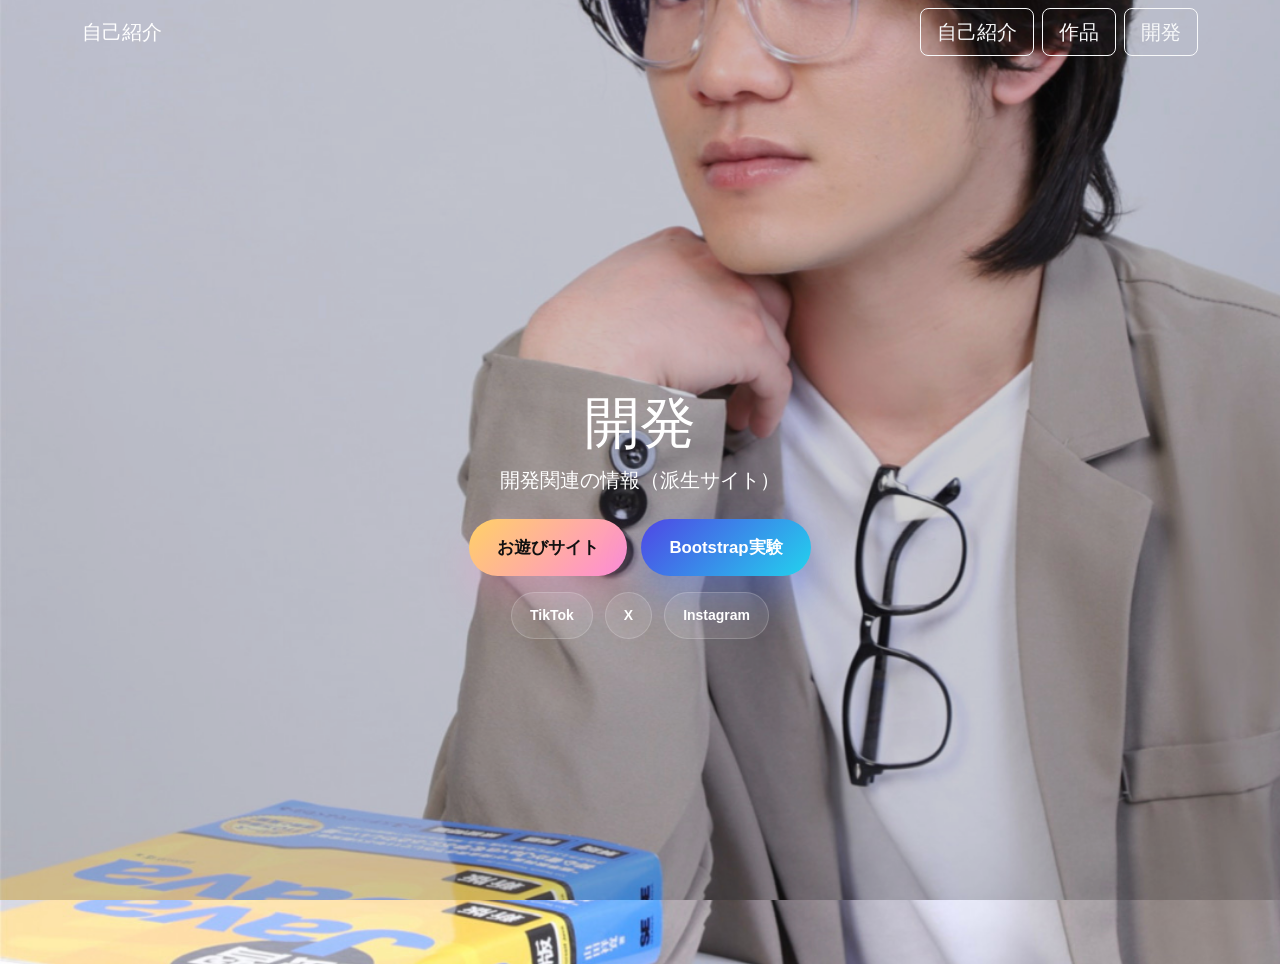
<file: site-dev/index.html>
<!DOCTYPE html>
<html lang="ja">
<head>
  <meta charset="UTF-8">
  <meta name="viewport" content="width=device-width, initial-scale=1.0">
  <title>開発</title>
  <link href="https://cdn.jsdelivr.net/npm/bootstrap@5.3.2/dist/css/bootstrap.min.css" rel="stylesheet">
  <link rel="stylesheet" href="style.css">
</head>
<body data-img-root="../images/Develop">
  <div id="bg-wrap">
    <div class="bg-layer" id="bg1"></div>
    <div class="bg-layer" id="bg2"></div>
  </div>
    <nav class="navbar navbar-expand-md navbar-dark bg-transparent">
      <div class="container">
        <a class="navbar-brand" href="../index.html">自己紹介</a>
        <button class="navbar-toggler" type="button" data-bs-toggle="collapse" data-bs-target="#mainNav">
          <span class="navbar-toggler-icon"></span>
        </button>
        <div class="collapse navbar-collapse" id="mainNav">
          <ul class="navbar-nav ms-auto">
            <li class="nav-item"><a class="btn btn-outline-light btn-lg ms-2" href="../site-hyakka-sota/index.html">自己紹介</a></li>
            <li class="nav-item"><a class="btn btn-outline-light btn-lg ms-2" href="../site-works/index.html">作品</a></li>
            <li class="nav-item"><a class="btn btn-outline-light btn-lg ms-2" href="../site-dev/index.html">開発</a></li>
          </ul>
        </div>
      </div>
    </nav>
  <main class="hero">
    <div class="container text-center py-5">
      <div class="row">
        <div class="col-12">
          <h1 class="display-4">開発</h1>
          <p class="lead">開発関連の情報（派生サイト）</p>

          <div class="cta-block mt-4" aria-label="派生サイトへのリンク">
            <a class="cta-button" href="site-play/index.html">お遊びサイト</a>
            <a class="cta-button secondary" href="site-bootstrap/index.html">Bootstrap実験</a>
          </div>

          <div class="mobile-note mt-3">派生サイトへ移動</div>

          <div class="sns mt-3">
            <a class="sns-link sns-tiktok" href="https://www.tiktok.com/@momoka_sota?_r=1&_t=ZS-97YVAzaqjYb" target="_blank">TikTok</a>
            <a class="sns-link sns-x" href="https://x.com/momoka_sota100?s=11&t=aL7fCxnq-a7y3-TNYRUa5g" target="_blank">X</a>
            <a class="sns-link sns-instagram" href="https://www.instagram.com/sota100days?igsh=eHYyNzhzOTU4NnV1&utm_source=qr" target="_blank">Instagram</a>
          </div>
        </div>
      </div>
    </div>
  </main>

  <script src="https://cdn.jsdelivr.net/npm/bootstrap@5.3.2/dist/js/bootstrap.bundle.min.js"></script>
  <script>
    (function(){
      const base = (document.body && document.body.dataset && document.body.dataset.imgRoot) ? document.body.dataset.imgRoot : '../images/Develop';
      const fallbackBackground = `${base}/7.png`;
      const backgrounds = [fallbackBackground, fallbackBackground];
      const layerA = document.getElementById('bg1');
      const layerB = document.getElementById('bg2');
      let visibleA = true;

      function setLayer(el, url) {
        if (!el || !url) return;
        el.style.backgroundImage = `url('${url}')`;
      }

      function pickNext(current) {
        return backgrounds[0] || current;
      }

      const selectedIcon = document.getElementById('selected-icon');
      let current = backgrounds[0];
      if (layerA) {
        setLayer(layerA, current);
        layerA.classList.add('show');
      }
      if (selectedIcon) selectedIcon.src = current;

      setInterval(() => {
        const next = pickNext(current);
        const top = visibleA ? layerB : layerA;
        const bot = visibleA ? layerA : layerB;
        setLayer(top, next);
        if (top) top.classList.add('show');
        setTimeout(() => {
          if (bot) bot.classList.remove('show');
        }, 950);
        visibleA = !visibleA;
        current = next;
        if (selectedIcon) selectedIcon.src = current;
      }, 5000);
    })();
  </script>
</body>
</html>
</file>
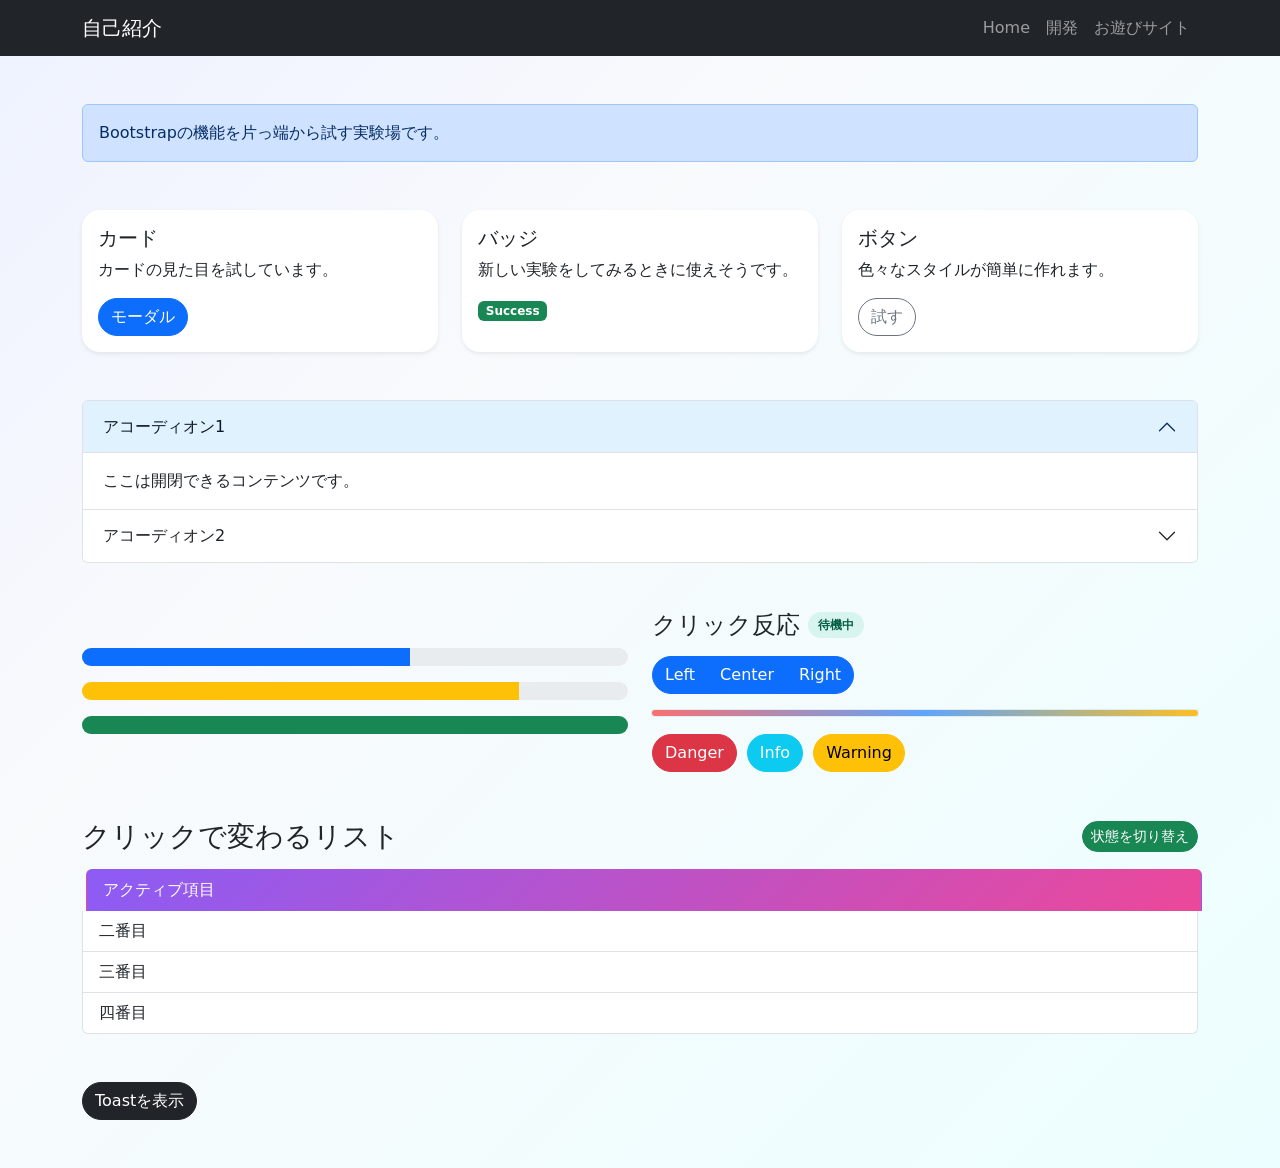
<file: site-dev/site-bootstrap/index.html>
<!DOCTYPE html>
<html lang="ja">
<head>
  <meta charset="UTF-8">
  <meta name="viewport" content="width=device-width, initial-scale=1.0">
  <title>Bootstrap実験</title>
  <link href="https://cdn.jsdelivr.net/npm/bootstrap@5.3.2/dist/css/bootstrap.min.css" rel="stylesheet">
  <link rel="stylesheet" href="style.css">
</head>
<body>
  <nav class="navbar navbar-expand-lg navbar-dark bg-dark sticky-top">
    <div class="container">
      <a class="navbar-brand" href="../../index.html">自己紹介</a>
      <button class="navbar-toggler" type="button" data-bs-toggle="collapse" data-bs-target="#navbarsExample">
        <span class="navbar-toggler-icon"></span>
      </button>
      <div class="collapse navbar-collapse" id="navbarsExample">
        <ul class="navbar-nav ms-auto mb-2 mb-lg-0">
          <li class="nav-item"><a class="nav-link" href="../../index.html">Home</a></li>
          <li class="nav-item"><a class="nav-link" href="../index.html">開発</a></li>
          <li class="nav-item"><a class="nav-link" href="../site-play/index.html">お遊びサイト</a></li>
        </ul>
      </div>
    </div>
  </nav>

  <main class="container py-5">
    <section class="mb-5">
      <div class="alert alert-primary" role="alert">
        Bootstrapの機能を片っ端から試す実験場です。
      </div>
    </section>

    <section class="mb-5">
      <div class="row g-4">
        <div class="col-md-4">
          <div class="card h-100 shadow-sm border-0">
            <div class="card-body">
              <h5 class="card-title">カード</h5>
              <p class="card-text">カードの見た目を試しています。</p>
              <button class="btn btn-primary" data-bs-toggle="modal" data-bs-target="#exampleModal">モーダル</button>
            </div>
          </div>
        </div>
        <div class="col-md-4">
          <div class="card h-100 shadow-sm border-0">
            <div class="card-body">
              <h5 class="card-title">バッジ</h5>
              <p class="card-text">新しい実験をしてみるときに使えそうです。</p>
              <span class="badge bg-success">Success</span>
            </div>
          </div>
        </div>
        <div class="col-md-4">
          <div class="card h-100 shadow-sm border-0">
            <div class="card-body">
              <h5 class="card-title">ボタン</h5>
              <p class="card-text">色々なスタイルが簡単に作れます。</p>
              <button class="btn btn-outline-secondary demo-btn" data-demo-text="押した！">試す</button>
            </div>
          </div>
        </div>
      </div>
    </section>

    <section class="mb-5">
      <div class="accordion" id="accordionExample">
        <div class="accordion-item">
          <h2 class="accordion-header" id="headingOne">
            <button class="accordion-button" type="button" data-bs-toggle="collapse" data-bs-target="#collapseOne" aria-expanded="true" aria-controls="collapseOne">
              アコーディオン1
            </button>
          </h2>
          <div id="collapseOne" class="accordion-collapse collapse show" aria-labelledby="headingOne" data-bs-parent="#accordionExample">
            <div class="accordion-body">
              ここは開閉できるコンテンツです。
            </div>
          </div>
        </div>
        <div class="accordion-item">
          <h2 class="accordion-header" id="headingTwo">
            <button class="accordion-button collapsed" type="button" data-bs-toggle="collapse" data-bs-target="#collapseTwo" aria-expanded="false" aria-controls="collapseTwo">
              アコーディオン2
            </button>
          </h2>
          <div id="collapseTwo" class="accordion-collapse collapse" aria-labelledby="headingTwo" data-bs-parent="#accordionExample">
            <div class="accordion-body">
              もう一つのアコーディオンです。
            </div>
          </div>
        </div>
      </div>
    </section>

    <section class="mb-5">
      <div class="row g-4 align-items-center">
        <div class="col-lg-6">
          <div class="progress mb-3" role="progressbar" aria-label="Basic example" aria-valuenow="60" aria-valuemin="0" aria-valuemax="100">
            <div class="progress-bar" style="width: 60%"></div>
          </div>
          <div class="progress mb-3" role="progressbar" aria-label="Warning example" aria-valuenow="80" aria-valuemin="0" aria-valuemax="100">
            <div class="progress-bar bg-warning" style="width: 80%"></div>
          </div>
          <div class="progress" role="progressbar" aria-label="Success example" aria-valuenow="100" aria-valuemin="0" aria-valuemax="100">
            <div class="progress-bar bg-success" style="width: 100%"></div>
          </div>
        </div>
        <div class="col-lg-6">
          <div class="d-flex align-items-center mb-3">
            <h4 class="mb-0">クリック反応</h4>
            <span class="status-pill" id="reactionStatus">待機中</span>
          </div>
          <div class="btn-group" role="group" aria-label="Basic example">
            <button type="button" class="btn btn-primary demo-action">Left</button>
            <button type="button" class="btn btn-primary demo-action">Center</button>
            <button type="button" class="btn btn-primary demo-action">Right</button>
          </div>
          <div class="mt-3 reaction-panel">
            <div class="reaction-bar" id="reactionBar" aria-hidden="true"></div>
            <button type="button" class="btn btn-danger demo-action">Danger</button>
            <button type="button" class="btn btn-info text-white demo-action">Info</button>
            <button type="button" class="btn btn-warning demo-action">Warning</button>
          </div>
        </div>
      </div>
    </section>

    <section class="mb-5">
      <div class="d-flex justify-content-between align-items-center mb-3">
        <h3 class="mb-0">クリックで変わるリスト</h3>
        <button class="btn btn-success btn-sm" id="listToggleBtn">状態を切り替え</button>
      </div>
      <div class="list-group list-demo-wrap" id="demoListGroup">
        <a href="#" class="list-group-item list-group-item-action active" aria-current="true">アクティブ項目</a>
        <a href="#" class="list-group-item list-group-item-action">二番目</a>
        <a href="#" class="list-group-item list-group-item-action">三番目</a>
        <a href="#" class="list-group-item list-group-item-action">四番目</a>
      </div>
      <div class="list-announcement" id="listAnnouncement" aria-live="polite"></div>
    </section>

    <section>
      <div class="toast-container position-fixed top-0 end-0 p-3">
        <div id="liveToast" class="toast align-items-center text-bg-dark border-0" role="alert" aria-live="assertive" aria-atomic="true">
          <div class="d-flex">
            <div class="toast-body">
              これはBootstrapのtoastです。
            </div>
            <button type="button" class="btn-close btn-close-white me-2 m-auto" data-bs-dismiss="toast" aria-label="Close"></button>
          </div>
        </div>
      </div>
      <button type="button" class="btn btn-dark" id="toastBtn">Toastを表示</button>
    </section>
  </main>

  <div class="modal fade" id="exampleModal" tabindex="-1" aria-labelledby="exampleModalLabel" aria-hidden="true">
    <div class="modal-dialog">
      <div class="modal-content">
        <div class="modal-header">
          <h5 class="modal-title" id="exampleModalLabel">モーダル</h5>
          <button type="button" class="btn-close" data-bs-dismiss="modal" aria-label="Close"></button>
        </div>
        <div class="modal-body">
          Bootstrapのモーダルの確認です。
        </div>
        <div class="modal-footer">
          <button type="button" class="btn btn-secondary" data-bs-dismiss="modal">閉じる</button>
          <button type="button" class="btn btn-primary">保存</button>
        </div>
      </div>
    </div>
  </div>

  <script src="https://cdn.jsdelivr.net/npm/bootstrap@5.3.2/dist/js/bootstrap.bundle.min.js"></script>
  <script src="script.js"></script>
</body>
</html>
</file>
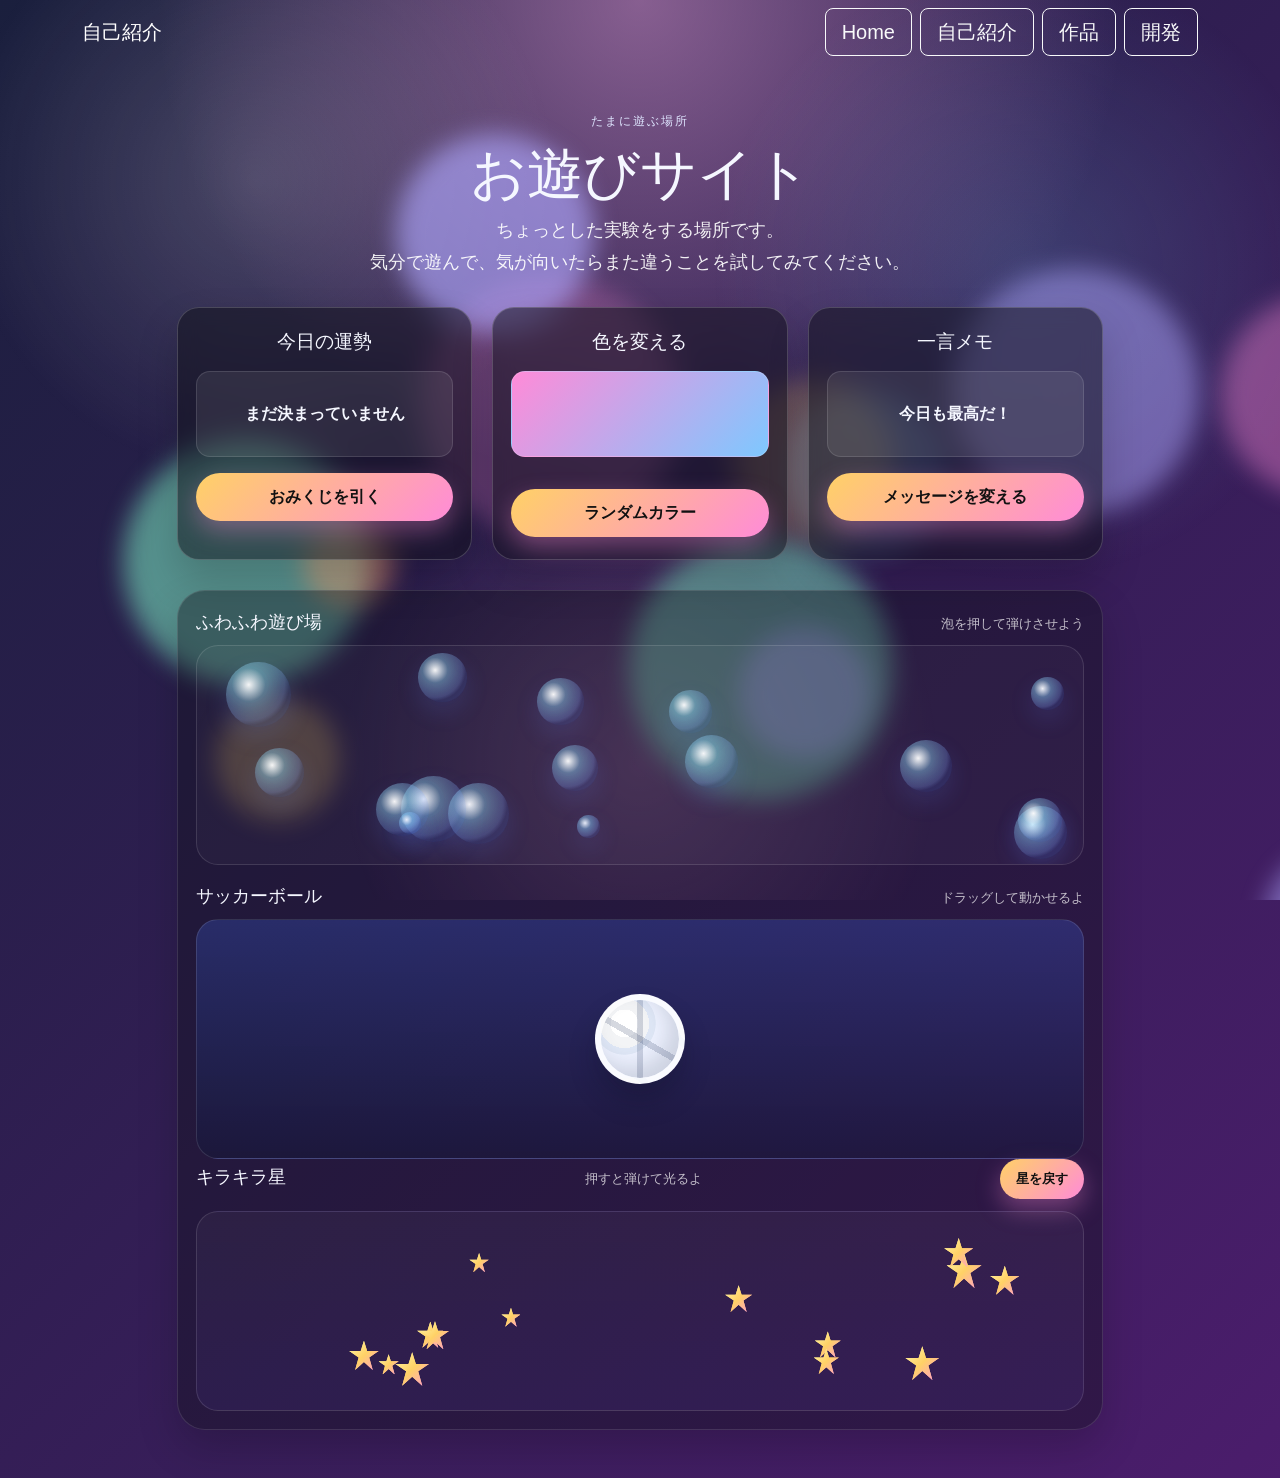
<file: site-dev/site-play/index.html>
<!DOCTYPE html>
<html lang="ja">
<head>
  <meta charset="UTF-8">
  <meta name="viewport" content="width=device-width, initial-scale=1.0">
  <title>お遊びサイト</title>
  <link href="https://cdn.jsdelivr.net/npm/bootstrap@5.3.2/dist/css/bootstrap.min.css" rel="stylesheet">
  <link rel="stylesheet" href="style.css">
</head>
<body>
  <div class="bg-animation" aria-hidden="true"></div>

  <div class="page-shell">
    <nav class="navbar navbar-expand-md navbar-dark bg-transparent">
      <div class="container">
        <a class="navbar-brand" href="../index.html">自己紹介</a>
        <button class="navbar-toggler" type="button" data-bs-toggle="collapse" data-bs-target="#mainNav">
          <span class="navbar-toggler-icon"></span>
        </button>
        <div class="collapse navbar-collapse" id="mainNav">
          <ul class="navbar-nav ms-auto">
            <li class="nav-item"><a class="btn btn-outline-light btn-lg ms-2" href="../../index.html">Home</a></li>
            <li class="nav-item"><a class="btn btn-outline-light btn-lg ms-2" href="../../site-hyakka-sota/index.html">自己紹介</a></li>
            <li class="nav-item"><a class="btn btn-outline-light btn-lg ms-2" href="../../site-works/index.html">作品</a></li>
            <li class="nav-item"><a class="btn btn-outline-light btn-lg ms-2" href="../index.html">開発</a></li>
          </ul>
        </div>
      </div>
    </nav>

    <main class="hero">
      <div class="container py-5">
        <div class="row justify-content-center">
          <div class="col-12 col-lg-10 text-center">
            <p class="eyebrow">たまに遊ぶ場所</p>
            <h1 class="display-4">お遊びサイト</h1>
            <p class="lead">ちょっとした実験をする場所です。<br>気分で遊んで、気が向いたらまた違うことを試してみてください。</p>

            <div class="toy-grid">
              <div class="toy-card">
                <h2>今日の運勢</h2>
                <div id="fortune-result" class="result-box">まだ決まっていません</div>
                <button id="fortune-btn" class="toy-button">おみくじを引く</button>
              </div>

              <div class="toy-card accent">
                <h2>色を変える</h2>
                <div id="color-swatch" class="swatch"></div>
                <button id="color-btn" class="toy-button">ランダムカラー</button>
              </div>

              <div class="toy-card">
                <h2>一言メモ</h2>
                <div id="message-result" class="result-box">今日も最高だ！</div>
                <button id="message-btn" class="toy-button">メッセージを変える</button>
              </div>
            </div>

            <div class="interactive-lab">
              <div class="lab-header">
                <h2>ふわふわ遊び場</h2>
                <span>泡を押して弾けさせよう</span>
              </div>
              <div class="bubble-field" id="bubbleField" aria-label="泡の遊び場"></div>

              <div class="lab-header ball-header">
                <h2>サッカーボール</h2>
                <span>ドラッグして動かせるよ</span>
              </div>
              <div class="ball-field" id="ballField" aria-label="サッカーボールのフィールド">
                <div class="soccer-ball" id="soccerBall" aria-label="サッカーボール" tabindex="0"></div>
              </div>

              <div class="lab-header star-header">
                <h2>キラキラ星</h2>
                <span>押すと弾けて光るよ</span>
                <button class="toy-button small" id="resetStarsBtn" type="button">星を戻す</button>
              </div>
              <div class="star-field" id="starField" aria-label="キラキラ星のフィールド"></div>
            </div>
          </div>
        </div>
      </div>
    </main>
  </div>

  <script src="https://cdn.jsdelivr.net/npm/bootstrap@5.3.2/dist/js/bootstrap.bundle.min.js"></script>
  <script src="script.js"></script>
</body>
</html>
</file>
<file: site-dev/style.css>
/* copied from root style.css with image paths adjusted */
body { margin:0; min-height:100vh; font-family:sans-serif; background:#111; color:#fff; background-image: url("../images/Develop/7.png"); background-size:cover; background-position:center; background-repeat:no-repeat; background-attachment:scroll; }
body::before { content:""; position:fixed; inset:0; background:rgba(0,0,0,0.18); z-index:-1; }
.hero { min-height:100vh; display:flex; flex-direction:column; justify-content:center; align-items:center; text-align:center; }
.cta-block { display:flex; justify-content:center; gap:14px; flex-wrap:wrap; }
.cta-button {
  display:inline-flex; align-items:center; justify-content:center;
  padding:16px 28px; border-radius:999px; font-size:1.05rem; font-weight:800;
  text-decoration:none; color:#111; background:linear-gradient(135deg, #ffd166, #ff8bd8);
  box-shadow:0 20px 40px rgba(255, 150, 204, 0.35); transition:transform 0.18s ease, box-shadow 0.18s ease;
}
.cta-button.secondary {
  color:#fff; background:linear-gradient(135deg, #4f46e5, #22d3ee);
  box-shadow:0 20px 40px rgba(76, 120, 255, 0.35);
}
.cta-button:hover {
  transform:translateY(-2px); box-shadow:0 26px 44px rgba(255, 150, 204, 0.45);
}
.mobile-note {
  display:none;
  font-size:0.72rem;
  letter-spacing:0.16em;
  text-transform:uppercase;
  color:rgba(255,255,255,0.8);
}
.sns { display:flex; gap:12px; flex-wrap:wrap; justify-content:center; margin-top:24px; }

@media (max-width: 767px) {
  .cta-block {
    flex-direction: column;
    align-items: stretch;
    width: min(100%, 280px);
    margin-left: auto;
    margin-right: auto;
  }
  .cta-button {
    width: 100%;
    display:flex;
    font-size:1rem;
  }
  .mobile-note {
    display:block;
  }
}
.sns-link { display:inline-flex; align-items:center; gap:8px; padding:12px 18px; border-radius:999px; font-size:14px; font-weight:700; text-decoration:none; color:#fff; background:rgba(255,255,255,0.1); border:1px solid rgba(255,255,255,0.18); }


/* background fade layers */
#bg-wrap { position: fixed; inset: 0; z-index: -2; overflow: hidden; }
.bg-layer { position: absolute; inset: 0; background-size: cover; background-position: center; background-repeat: no-repeat; transition: opacity 900ms ease; opacity: 0; }
.bg-layer.show { opacity: 1; }

/* minimal CSS for skeleton; full CSS is in root/style.css */
</file>
<file: site-dev/site-bootstrap/style.css>
body {
  background: linear-gradient(135deg, #eef2ff, #f8fafc 35%, #ecfeff);
  min-height: 100vh;
}

.card {
  border-radius: 18px;
}

.btn {
  border-radius: 999px;
  transition: transform 0.14s ease, box-shadow 0.14s ease, filter 0.14s ease;
}

.btn:hover {
  transform: translateY(-1px) scale(1.01);
  filter: brightness(1.03);
}

.demo-btn.is-fired {
  background: linear-gradient(135deg, #10b981, #3b82f6);
  color: white;
  border-color: transparent;
  transform: scale(1.06);
  box-shadow: 0 10px 24px rgba(59, 130, 246, 0.28);
}

.accordion-button:not(.collapsed) {
  background: #e0f2fe;
  color: #0f172a;
}

.progress {
  height: 18px;
  border-radius: 999px;
}

#demoListGroup .list-group-item {
  transition: all 0.2s ease;
}

#demoListGroup .list-group-item.active {
  background: linear-gradient(135deg, #8b5cf6, #ec4899);
  border-color: transparent;
  transform: translateX(4px);
}

.status-pill {
  display: inline-block;
  margin-left: 8px;
  padding: 4px 10px;
  border-radius: 999px;
  background: rgba(16, 185, 129, 0.12);
  color: #065f46;
  font-size: 0.75rem;
  font-weight: 700;
}

.reaction-panel {
  display: flex;
  flex-wrap: wrap;
  align-items: center;
  gap: 10px;
}

.reaction-bar {
  width: 110px;
  height: 6px;
  margin: 0 auto 8px;
  border-radius: 999px;
  background: linear-gradient(90deg, #f87171, #60a5fa, #fbbf24);
  box-shadow: 0 0 0 1px rgba(148, 163, 184, 0.2);
  transition: background 0.2s ease, box-shadow 0.2s ease, transform 0.2s ease;
  flex-basis: 100%;
}

.reaction-bar.active {
  transform: scaleX(1.08);
  box-shadow: 0 0 18px rgba(96, 165, 250, 0.25);
}

.demo-action.active {
  transform: translateY(-1px) scale(1.02);
  box-shadow: 0 8px 18px rgba(15, 23, 42, 0.14);
}

.list-demo-wrap {
  position: relative;
  z-index: 1;
}

.list-announcement {
  position: fixed;
  inset: 50% auto auto 50%;
  transform: translate(-50%, -50%) scale(0.8);
  opacity: 0;
  pointer-events: none;
  z-index: 30;
  padding: 1.2rem 2.2rem;
  border-radius: 22px;
  background: rgba(15, 23, 42, 0.78);
  color: #f8fafc;
  border: 1px solid rgba(148, 163, 184, 0.2);
  box-shadow: 0 24px 60px rgba(15, 23, 42, 0.38);
  font-size: clamp(2rem, 5vw, 3.5rem);
  font-weight: 800;
  letter-spacing: 0.08em;
  text-align: center;
  white-space: nowrap;
  backdrop-filter: blur(6px);
  animation: listAnnounceFade 1.8s ease forwards;
}

.list-announcement::before {
  content: "";
  position: fixed;
  inset: 0;
  background: rgba(15, 23, 42, 0.18);
  z-index: -1;
  animation: listOverlayFade 1.8s ease forwards;
}

@keyframes listAnnounceFade {
  0% {
    opacity: 0;
    transform: translate(-50%, -50%) scale(0.8);
  }
  15% {
    opacity: 1;
    transform: translate(-50%, -50%) scale(1);
  }
  72% {
    opacity: 1;
    transform: translate(-50%, -50%) scale(1);
  }
  100% {
    opacity: 0;
    transform: translate(-50%, -50%) scale(1.08);
  }
}

@keyframes listOverlayFade {
  0%, 30% {
    opacity: 0;
  }
  25%, 70% {
    opacity: 1;
  }
  100% {
    opacity: 0;
  }
}
</file>
<file: site-dev/site-play/style.css>
:root {
  --bg-1: #1a1f3d;
  --bg-2: #4b1d6c;
  --panel: rgba(17, 17, 25, 0.52);
  --panel-border: rgba(255, 255, 255, 0.18);
  --text: #f5f7ff;
  --muted: #dfe6ff;
  --accent: #ff8bd8;
}

* { box-sizing: border-box; }

body {
  margin: 0;
  min-height: 100vh;
  font-family: sans-serif;
  color: var(--text);
  background:
    radial-gradient(circle at top, rgba(255, 173, 233, 0.45), transparent 30%),
    linear-gradient(135deg, var(--bg-1), var(--bg-2));
  overflow-x: hidden;
}

.bg-animation {
  position: fixed;
  inset: 0;
  z-index: 0;
  overflow: hidden;
  pointer-events: none;
  background:
    radial-gradient(circle at 20% 20%, rgba(255,255,255,0.18), transparent 24%),
    radial-gradient(circle at 80% 30%, rgba(125, 211, 252, 0.18), transparent 26%),
    radial-gradient(circle at 50% 85%, rgba(255, 175, 225, 0.24), transparent 30%);
}

.bg-orb {
  position: absolute;
  border-radius: 50%;
  filter: blur(12px);
  opacity: 0.7;
  animation: drift 18s ease-in-out infinite alternate;
}

@keyframes drift {
  0% { transform: translate3d(0, 0, 0) scale(1); }
  50% { transform: translate3d(18px, -28px, 0) scale(1.12); }
  100% { transform: translate3d(-16px, 22px, 0) scale(0.92); }
}

.page-shell {
  min-height: 100vh;
  position: relative;
  z-index: 1;
}

.hero {
  min-height: calc(100vh - 72px);
  display: flex;
  align-items: center;
  justify-content: center;
}

.eyebrow {
  margin: 0 0 10px;
  letter-spacing: 0.16em;
  text-transform: uppercase;
  color: var(--muted);
  font-size: 0.75rem;
}

.lead {
  max-width: 680px;
  margin: 0 auto 24px;
  font-size: 1.1rem;
  line-height: 1.8;
  color: rgba(255,255,255,0.92);
}

.toy-grid {
  display: grid;
  grid-template-columns: repeat(3, minmax(180px, 1fr));
  gap: 20px;
  margin-top: 28px;
}

.toy-card {
  background: var(--panel);
  border: 1px solid var(--panel-border);
  backdrop-filter: blur(10px);
  border-radius: 22px;
  box-shadow: 0 20px 40px rgba(0,0,0,0.18);
  padding: 22px 18px;
}

.toy-card h2 {
  margin-bottom: 18px;
  font-size: 1.2rem;
}

.result-box {
  min-height: 86px;
  display: flex;
  align-items: center;
  justify-content: center;
  padding: 10px 12px;
  border-radius: 14px;
  background: rgba(255,255,255,0.08);
  border: 1px solid rgba(255,255,255,0.12);
  font-weight: 700;
  line-height: 1.5;
}

.swatch {
  width: 100%;
  height: 86px;
  border-radius: 14px;
  background: linear-gradient(135deg, #ff8bd8, #7ec8ff);
  border: 1px solid rgba(255,255,255,0.16);
  margin-bottom: 16px;
}

.toy-button {
  width: 100%;
  margin-top: 16px;
  border: none;
  border-radius: 999px;
  padding: 12px 16px;
  font-weight: 700;
  color: #111;
  background: linear-gradient(135deg, #ffd166, #ff8bd8);
  box-shadow: 0 10px 24px rgba(255, 140, 216, 0.35);
  cursor: pointer;
  transition: transform 0.18s ease, box-shadow 0.18s ease;
}

.toy-button:hover {
  transform: translateY(-2px);
  box-shadow: 0 14px 28px rgba(255, 140, 216, 0.42);
}

.toy-button.small {
  width: auto;
  margin-top: 0;
  padding: 10px 16px;
  font-size: 0.82rem;
}

.interactive-lab {
  margin-top: 30px;
  background: rgba(17, 17, 25, 0.4);
  border: 1px solid rgba(255,255,255,0.12);
  border-radius: 28px;
  padding: 20px 18px 18px;
  box-shadow: 0 18px 40px rgba(0,0,0,0.18);
}

.lab-header {
  display: flex;
  align-items: baseline;
  justify-content: space-between;
  gap: 10px;
  margin-bottom: 12px;
}

.lab-header h2 {
  margin: 0;
  font-size: 1.15rem;
}

.lab-header span {
  color: rgba(255,255,255,0.72);
  font-size: 0.8rem;
}

.bubble-field,
.ball-field {
  position: relative;
  overflow: hidden;
  width: 100%;
  border-radius: 22px;
  border: 1px solid rgba(255,255,255,0.12);
  background: rgba(255,255,255,0.03);
}

.bubble-field {
  height: 220px;
  margin-bottom: 20px;
}

.ball-field {
  height: 240px;
  background: linear-gradient(180deg, rgba(65, 114, 255, 0.24), rgba(8, 24, 55, 0.3));
}

.bubble {
  position: absolute;
  border: none;
  border-radius: 50%;
  background: radial-gradient(circle at 35% 35%, rgba(255,255,255,0.95), rgba(151, 225, 255, 0.4) 28%, rgba(163, 196, 255, 0.18) 60%, transparent 68%);
  box-shadow: inset -8px -10px 18px rgba(74, 128, 255, 0.16), 0 10px 24px rgba(94, 134, 255, 0.14);
  cursor: pointer;
  animation: floatBubble 7s ease-in-out infinite;
  transition: transform 0.18s ease, opacity 0.18s ease;
}

.bubble:hover {
  transform: scale(1.05);
}

.bubble.popped {
  animation: bubblePop 0.35s ease forwards;
}

@keyframes bubblePop {
  0% { transform: scale(1); opacity: 1; }
  50% { transform: scale(1.5); opacity: 1; }
  100% { transform: scale(2.2); opacity: 0; }
}

@keyframes floatBubble {
  0%, 100% { transform: translateY(0) scale(1); }
  50% { transform: translateY(-10px) scale(1.04); }
}

.soccer-ball {
  position: absolute;
  left: 50%;
  top: 50%;
  width: 90px;
  height: 90px;
  margin-left: -45px;
  margin-top: -45px;
  border-radius: 50%;
  background: radial-gradient(circle at 30% 30%, #ffffff 0 18%, #f3f4f6 18% 32%, #dfe7f6 32% 40%, #eef2ff 41% 100%);
  border: 6px solid rgba(255,255,255,0.7);
  box-shadow: inset -10px -10px 20px rgba(74, 84, 104, 0.2), 0 18px 26px rgba(10, 16, 35, 0.26);
  cursor: grab;
  user-select: none;
  touch-action: none;
}

.soccer-ball::before,
.soccer-ball::after {
  content: "";
  position: absolute;
  inset: 0;
  border-radius: 50%;
}

.soccer-ball::before {
  background: linear-gradient(90deg, transparent 0 46%, rgba(24, 41, 83, 0.18) 46% 54%, transparent 54% 100%);
}

.soccer-ball::after {
  background: linear-gradient(180deg, transparent 0 46%, rgba(24, 41, 83, 0.18) 46% 54%, transparent 54% 100%);
  transform: rotate(30deg);
}

.soccer-ball.dragging {
  cursor: grabbing;
  box-shadow: inset -10px -10px 20px rgba(74, 84, 104, 0.2), 0 20px 35px rgba(10, 16, 35, 0.32);
}

.star-field {
  position: relative;
  height: 200px;
  border-radius: 22px;
  border: 1px solid rgba(255,255,255,0.12);
  background: linear-gradient(180deg, rgba(255,255,255,0.04), rgba(125, 105, 255, 0.08));
  overflow: hidden;
}

.star {
  position: absolute;
  width: 28px;
  height: 28px;
  border: none;
  background: transparent;
  cursor: pointer;
  transform: rotate(0deg);
  transition: transform 0.15s ease, opacity 0.15s ease;
}

.star::before,
.star::after {
  content: "";
  position: absolute;
  inset: 0;
  background: linear-gradient(135deg, #fff7a8, #ffd166, #ff9dcf);
  clip-path: polygon(50% 0%, 61% 35%, 100% 35%, 68% 57%, 80% 100%, 50% 73%, 20% 100%, 32% 57%, 0% 35%, 39% 35%);
  box-shadow: 0 0 18px rgba(255, 214, 102, 0.7);
}

.star:hover {
  transform: scale(1.08) rotate(8deg);
}

.star.burst {
  animation: starBurst 0.55s ease forwards;
}

@keyframes starBurst {
  0% { transform: scale(1); opacity: 1; }
  35% { transform: scale(1.7); opacity: 1; }
  100% { transform: scale(2.8); opacity: 0; }
}

@media (max-width: 767px) {
  .toy-grid {
    grid-template-columns: 1fr;
  }

  .lab-header {
    flex-direction: column;
    align-items: flex-start;
  }
}
</file>
